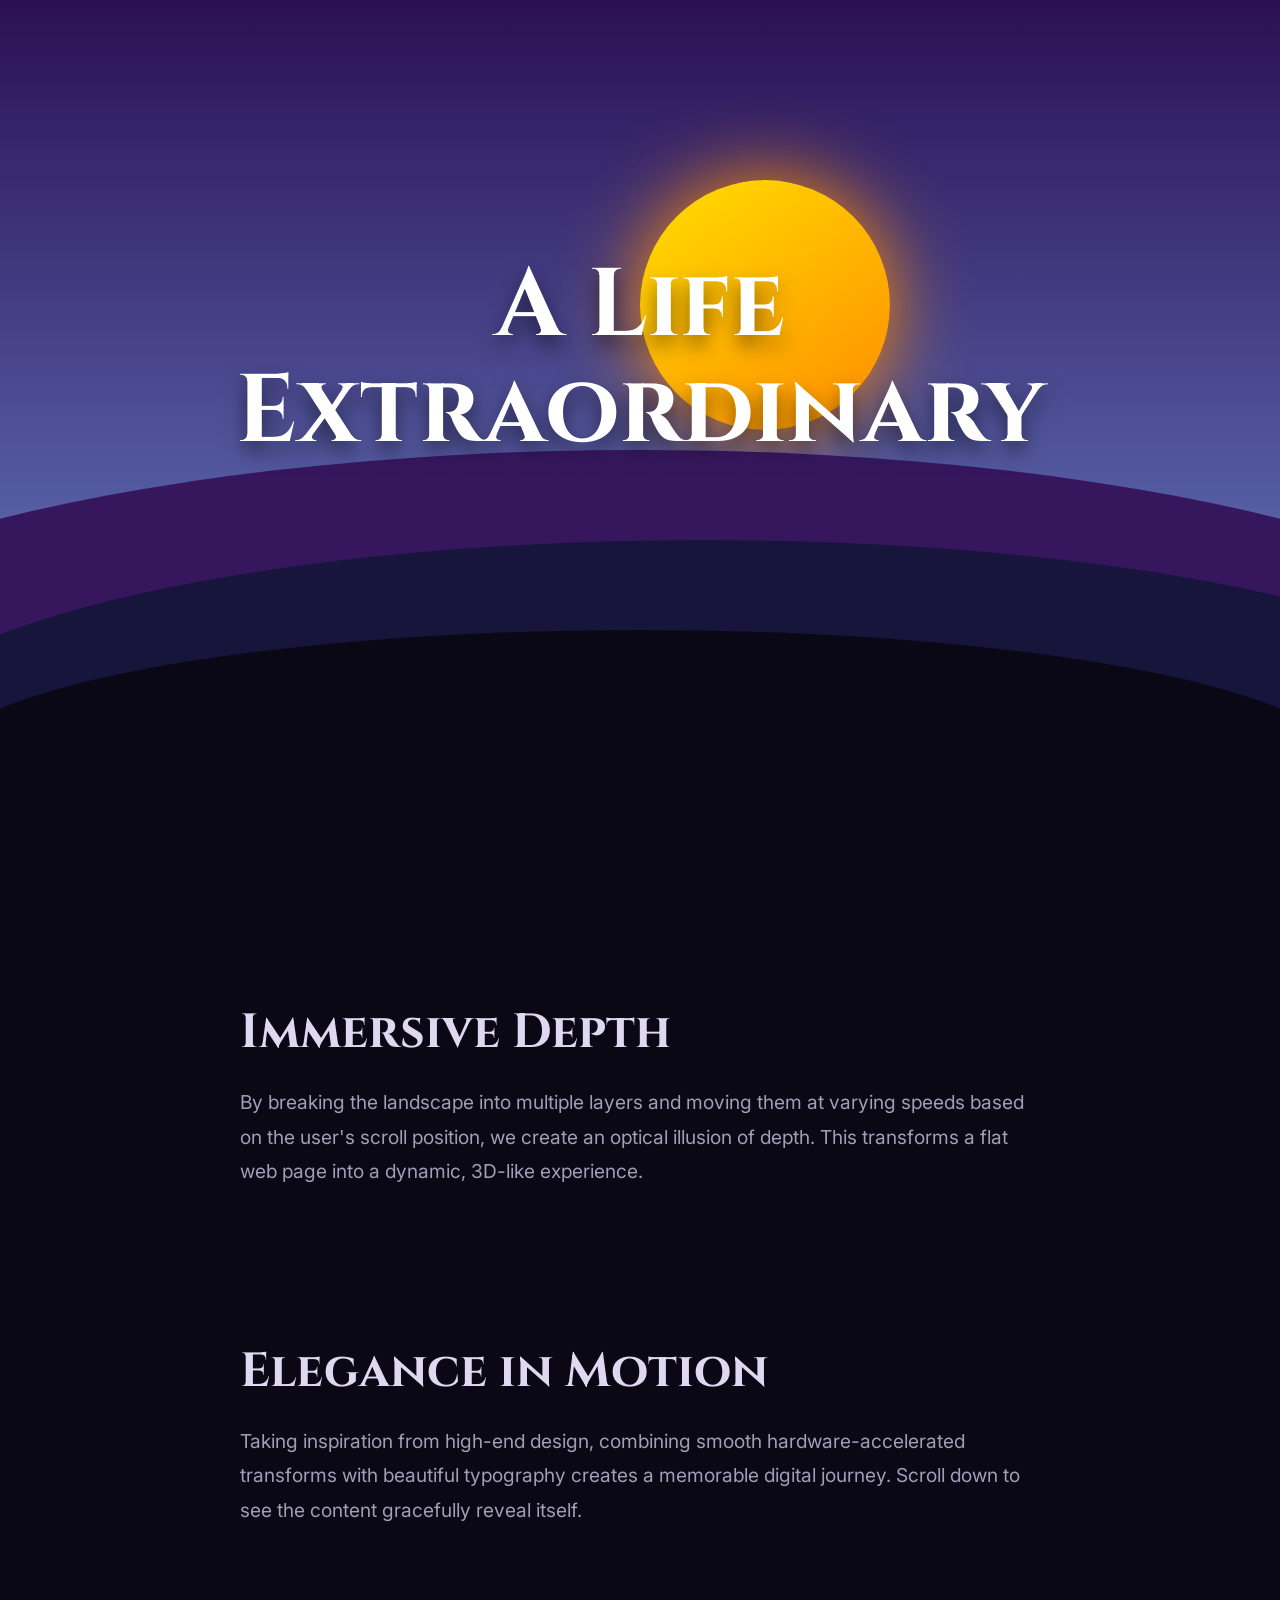
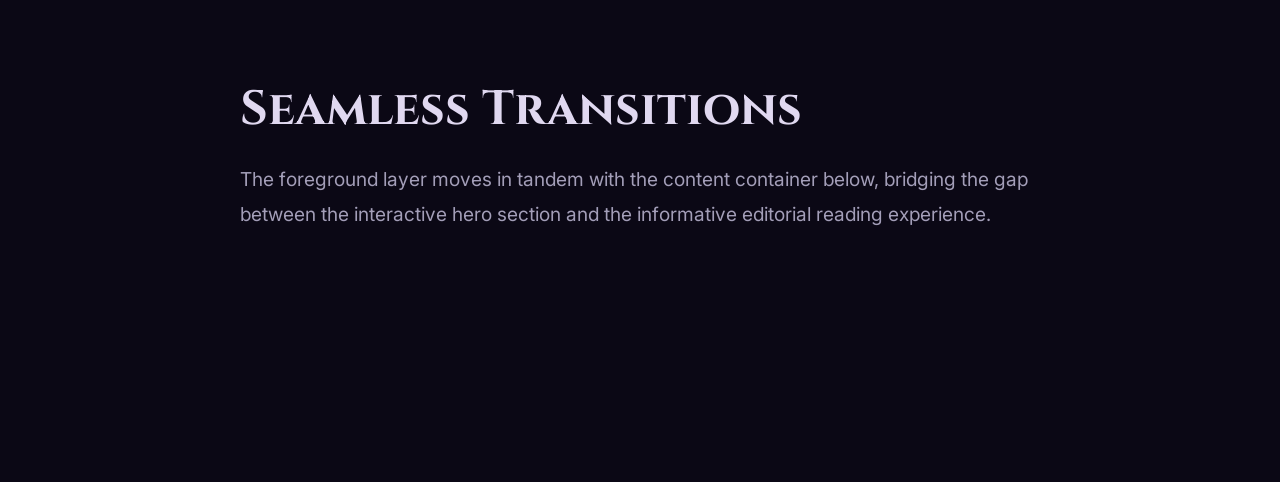
<file: index.html>
<!DOCTYPE html>
<html lang="en">
<head>
    <meta charset="UTF-8">
    <meta name="viewport" content="width=device-width, initial-scale=1.0">
    <title>A Life Extraordinary - Parallax Experience</title>
    <link rel="stylesheet" href="task2.css">
    <!-- Load elegant fonts similar to high-end editorial sites -->
    <link href="https://fonts.googleapis.com/css2?family=Cinzel:wght@400;700&family=Inter:wght@300;400;600&display=swap" rel="stylesheet">
</head>
<body>

    <!-- Parallax Hero Section -->
    <header class="parallax-container">
        <!-- The data-speed attribute dictates how fast the layer moves.
             Lower = slower (further back), Higher = faster (closer) -->
        <div class="parallax-layer sky" data-speed="0.1"></div>
        <div class="parallax-layer sun" data-speed="0.3"></div>
        <div class="parallax-layer mountain-back" data-speed="0.5"></div>
        <div class="parallax-layer text" data-speed="0.7">
            <h1>A Life <br>Extraordinary</h1>
        </div>
        <div class="parallax-layer mountain-mid" data-speed="0.85"></div>
        <div class="parallax-layer mountain-front" data-speed="1.1"></div>
    </header>

    <!-- Magazine-style Content Section -->
    <main class="content">
        <section class="reveal">
            <h2>Immersive Depth</h2>
            <p>
                By breaking the landscape into multiple layers and moving them at varying speeds
                based on the user's scroll position, we create an optical illusion of depth.
                This transforms a flat web page into a dynamic, 3D-like experience.
            </p>
        </section>

        <section class="reveal">
            <h2>Elegance in Motion</h2>
            <p>
                Taking inspiration from high-end design, combining smooth hardware-accelerated
                transforms with beautiful typography creates a memorable digital journey.
                Scroll down to see the content gracefully reveal itself.
            </p>
        </section>

        <section class="reveal">
            <h2>Seamless Transitions</h2>
            <p>
                The foreground layer moves in tandem with the content container below,
                bridging the gap between the interactive hero section and the informative
                editorial reading experience.
            </p>
        </section>
    </main>

    <!-- Load the JavaScript file -->
    <script src="task2.js"></script>
</body>
</html>
</file>
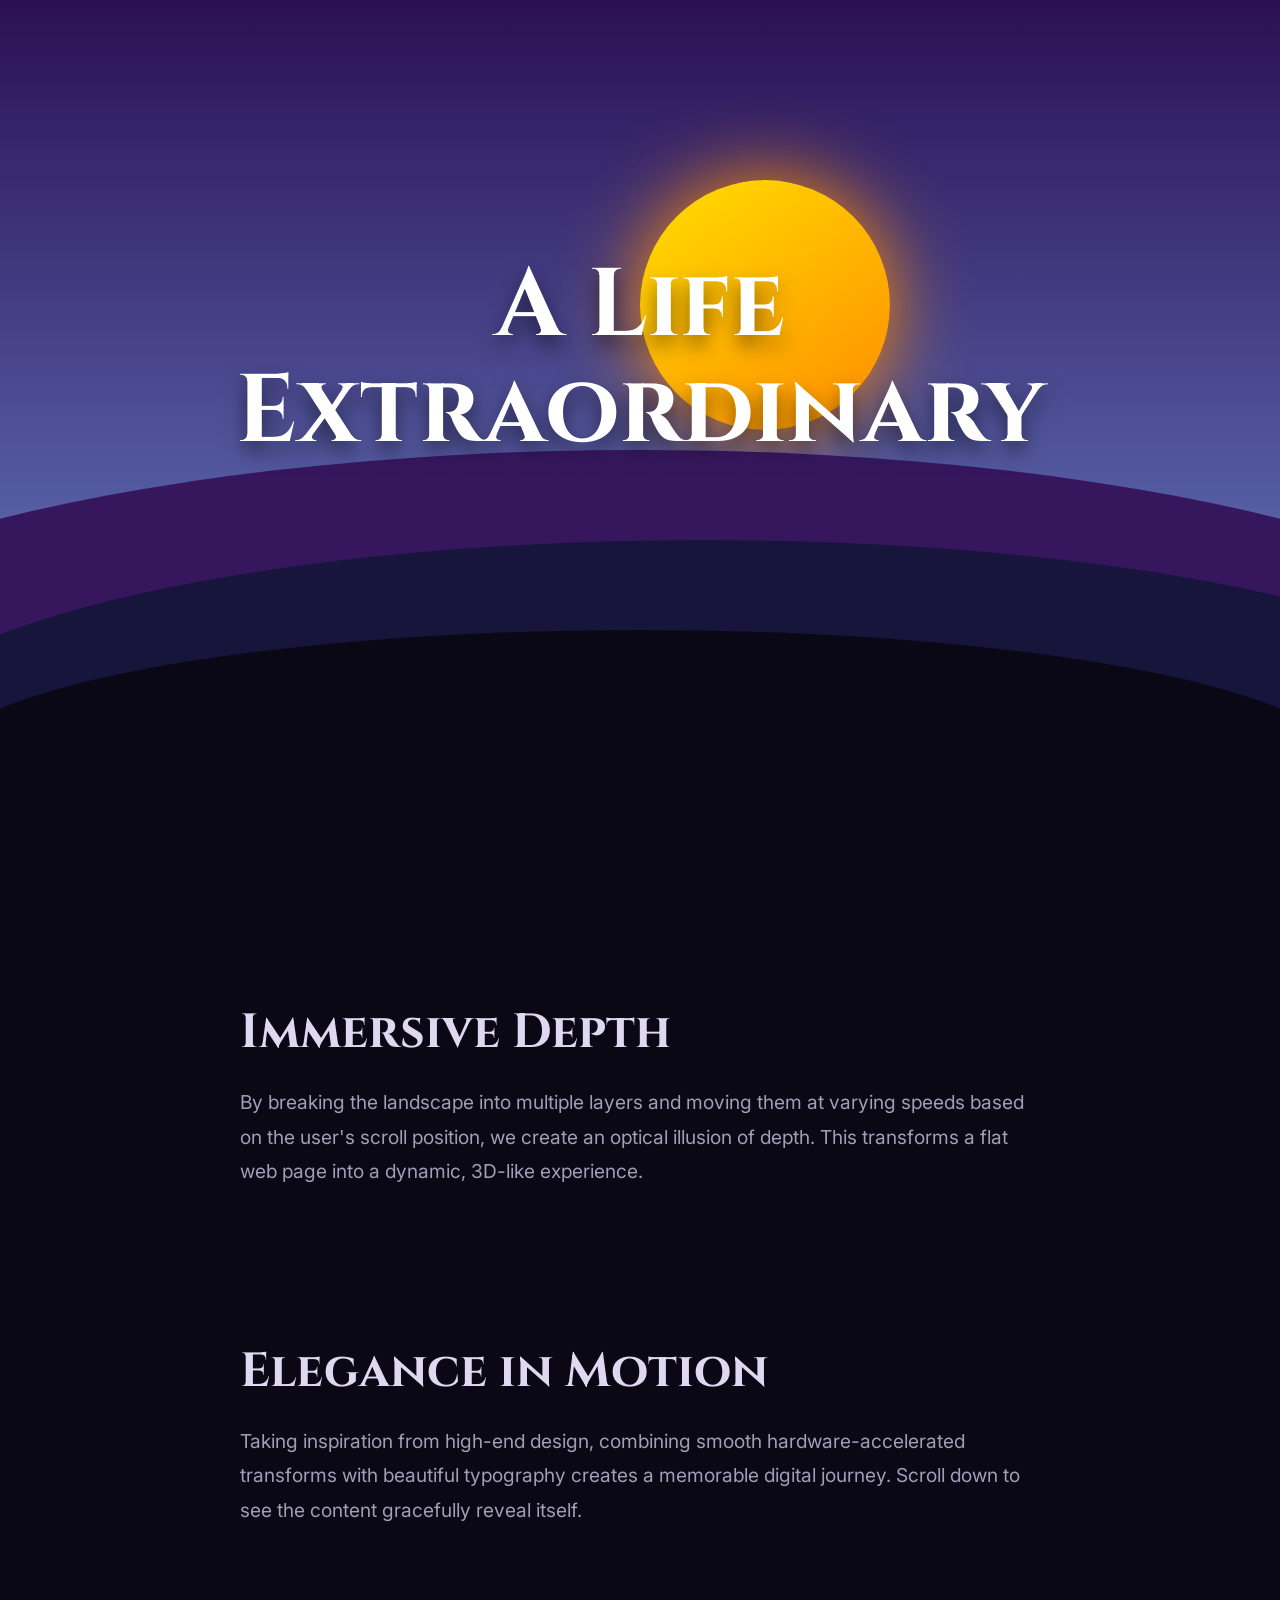
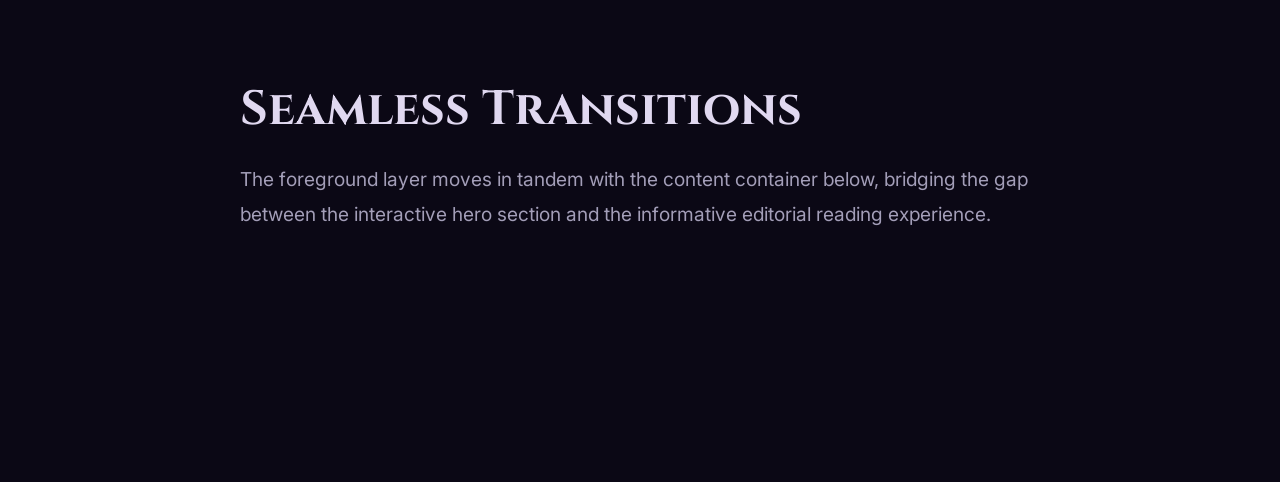
<file: task2.html>
<!DOCTYPE html>
<html lang="en">
<head>
    <meta charset="UTF-8">
    <meta name="viewport" content="width=device-width, initial-scale=1.0">
    <title>A Life Extraordinary - Parallax Experience</title>
    <link rel="stylesheet" href="task2.css">
    <!-- Load elegant fonts similar to high-end editorial sites -->
    <link href="https://fonts.googleapis.com/css2?family=Cinzel:wght@400;700&family=Inter:wght@300;400;600&display=swap" rel="stylesheet">
</head>
<body>

    <!-- Parallax Hero Section -->
    <header class="parallax-container">
        <!-- The data-speed attribute dictates how fast the layer moves. 
             Lower = slower (further back), Higher = faster (closer) -->
        <div class="parallax-layer sky" data-speed="0.1"></div>
        <div class="parallax-layer sun" data-speed="0.3"></div>
        <div class="parallax-layer mountain-back" data-speed="0.5"></div>
        <div class="parallax-layer text" data-speed="0.7">
            <h1>A Life <br>Extraordinary</h1>
        </div>
        <div class="parallax-layer mountain-mid" data-speed="0.85"></div>
        <div class="parallax-layer mountain-front" data-speed="1.1"></div>
    </header>

    <!-- Magazine-style Content Section -->
    <main class="content">
        <section class="reveal">
            <h2>Immersive Depth</h2>
            <p>
                By breaking the landscape into multiple layers and moving them at varying speeds 
                based on the user's scroll position, we create an optical illusion of depth. 
                This transforms a flat web page into a dynamic, 3D-like experience.
            </p>
        </section>

        <section class="reveal">
            <h2>Elegance in Motion</h2>
            <p>
                Taking inspiration from high-end design, combining smooth hardware-accelerated 
                transforms with beautiful typography creates a memorable digital journey. 
                Scroll down to see the content gracefully reveal itself.
            </p>
        </section>
        
        <section class="reveal">
            <h2>Seamless Transitions</h2>
            <p>
                The foreground layer moves in tandem with the content container below, 
                bridging the gap between the interactive hero section and the informative 
                editorial reading experience.
            </p>
        </section>
    </main>

    <!-- Load the JavaScript file -->
    <script src="task2.js"></script>
</body>
</html>
</file>
<file: task2.css>
/* --- Base Reset & Typography --- */
* {
    margin: 0;
    padding: 0;
    box-sizing: border-box;
}

body, html {
    overflow-x: hidden;
    background-color: #0b0815; /* Matches the front mountain layer */
    font-family: 'Inter', sans-serif;
    color: #ffffff;
}

/* --- Parallax Container --- */
.parallax-container {
    position: relative;
    width: 100vw;
    height: 100vh;
    overflow: hidden;
    display: flex;
    justify-content: center;
    align-items: center;
}

.parallax-layer {
    position: absolute;
    bottom: 0;
    width: 100%;
    height: 100%;
    pointer-events: none; /* Let clicks pass through to layers below */
    will-change: transform; /* Hardware acceleration for smooth scrolling */
}

/* --- Layer Styles (CSS Art) --- */
.sky {
    background: linear-gradient(to bottom, #2b1055, #7597de);
    z-index: 1;
}

.sun {
    width: 250px;
    height: 250px;
    background: linear-gradient(145deg, #ffde00, #ff8c00);
    border-radius: 50%;
    box-shadow: 0 0 80px #ff8c00;
    top: 20%;
    left: 50%;
    transform: translateX(-50%);
    bottom: auto;
    z-index: 2;
}

/* Using oversized overlapping ovals to simulate rolling hills/mountains */
.mountain-back {
    background: #36175e;
    width: 150vw;
    height: 60vh;
    border-radius: 50% 50% 0 0;
    left: -25vw;
    bottom: -10vh;
    z-index: 3;
}

.mountain-mid {
    background: #17153B;
    width: 130vw;
    height: 45vh;
    border-radius: 50% 50% 0 0;
    left: -10vw;
    bottom: -5vh;
    z-index: 5;
}

.mountain-front {
    background: #0b0815;
    width: 110vw;
    height: 30vh;
    border-radius: 50% 50% 0 0;
    left: -5vw;
    bottom: 0;
    z-index: 6;
}

/* --- Typography Layer --- */
.text {
    display: flex;
    justify-content: center;
    align-items: center;
    z-index: 4; /* Sandwiched between mid and back mountains */
}

.text h1 {
    font-family: 'Cinzel', serif;
    font-size: 6rem;
    text-align: center;
    line-height: 1.1;
    color: #fff;
    text-shadow: 0px 10px 20px rgba(0,0,0,0.5);
    transform: translateY(-10vh); /* Push it up slightly */
}

/* --- Content Section --- */
.content {
    position: relative;
    z-index: 10;
    background-color: #0b0815;
    padding: 100px 10%;
    min-height: 100vh;
}

.content section {
    max-width: 800px;
    margin: 0 auto 150px auto;
}

.content h2 {
    font-family: 'Cinzel', serif;
    font-size: 3rem;
    margin-bottom: 20px;
    color: #e0d8f0;
}

.content p {
    font-size: 1.2rem;
    line-height: 1.8;
    color: #a39eb8;
}

/* --- Scroll Reveal Animations --- */
.reveal {
    opacity: 0;
    transform: translateY(50px);
    transition: all 1s cubic-bezier(0.25, 0.8, 0.25, 1);
}

.reveal.active {
    opacity: 1;
    transform: translateY(0);
}

/* Responsive adjustments */
@media (max-width: 768px) {
    .text h1 { font-size: 3.5rem; }
    .content h2 { font-size: 2rem; }
    .sun { width: 150px; height: 150px; }
}
</file>
